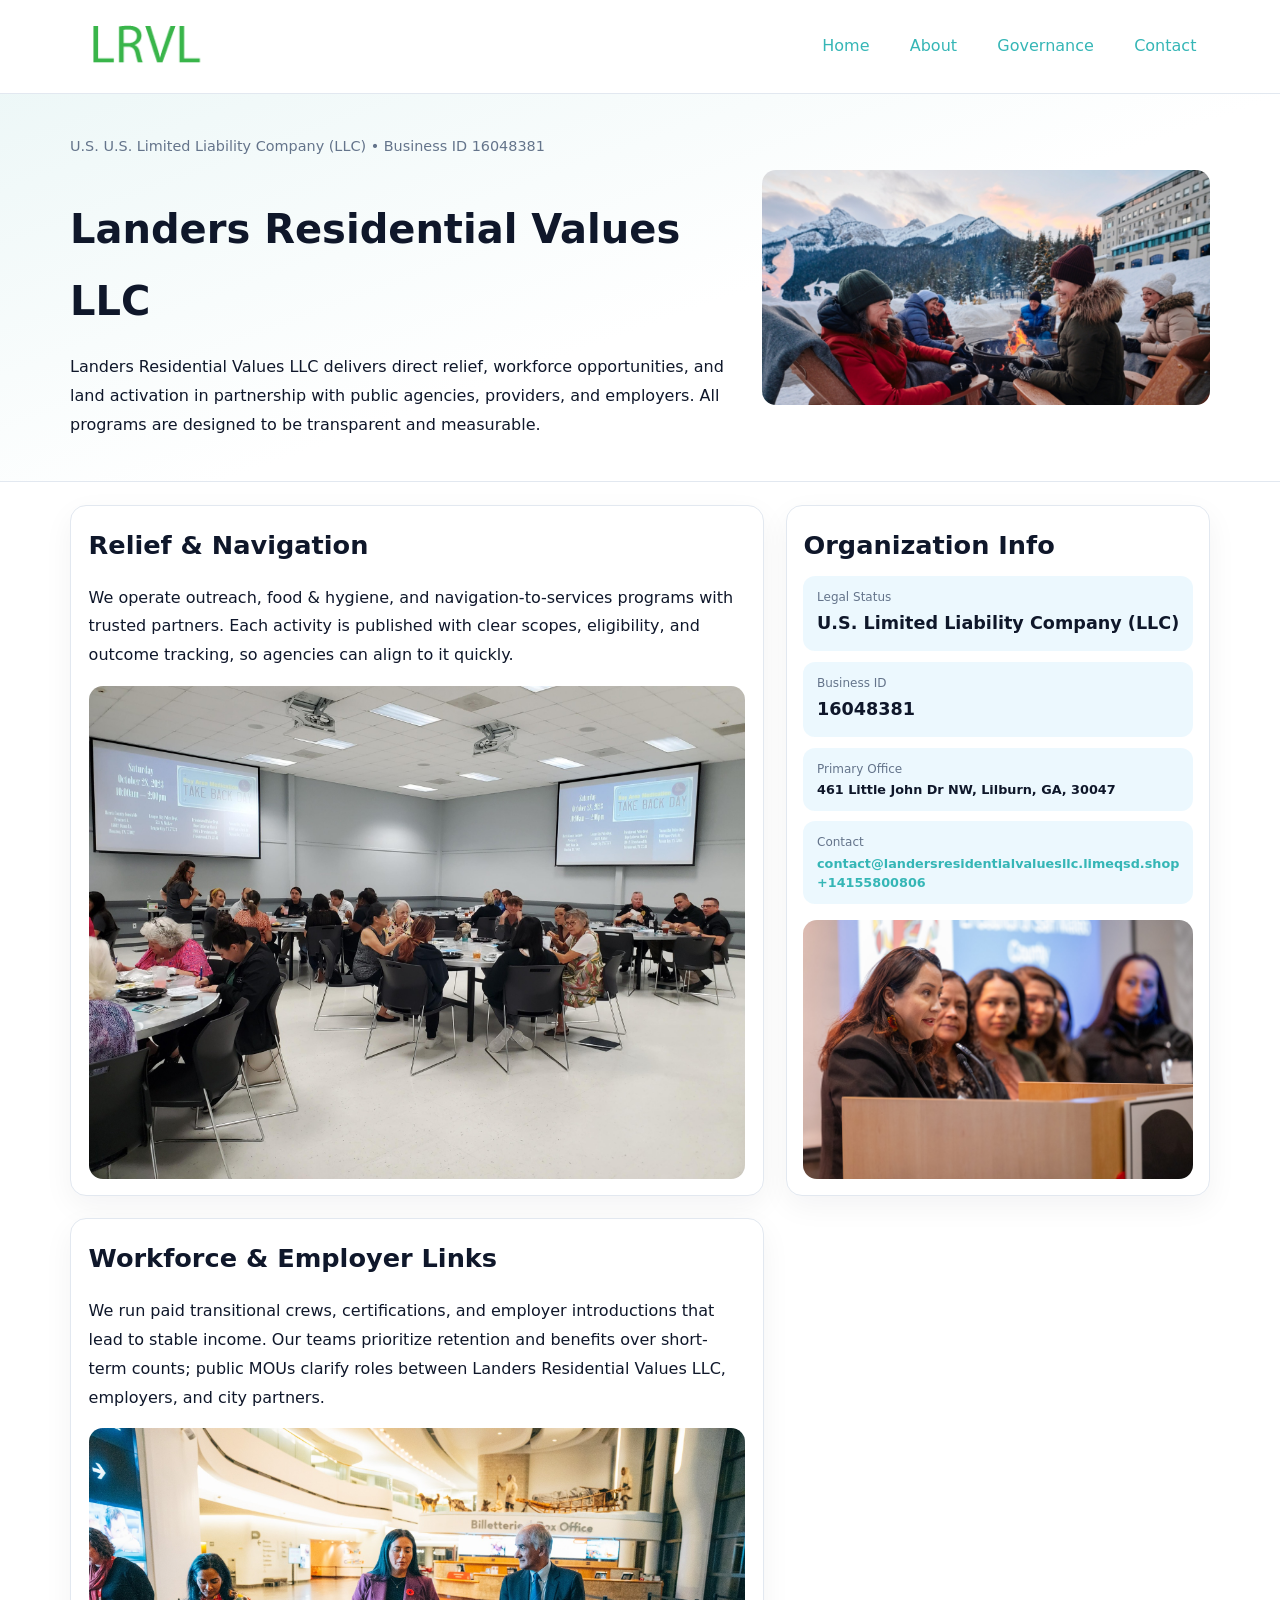
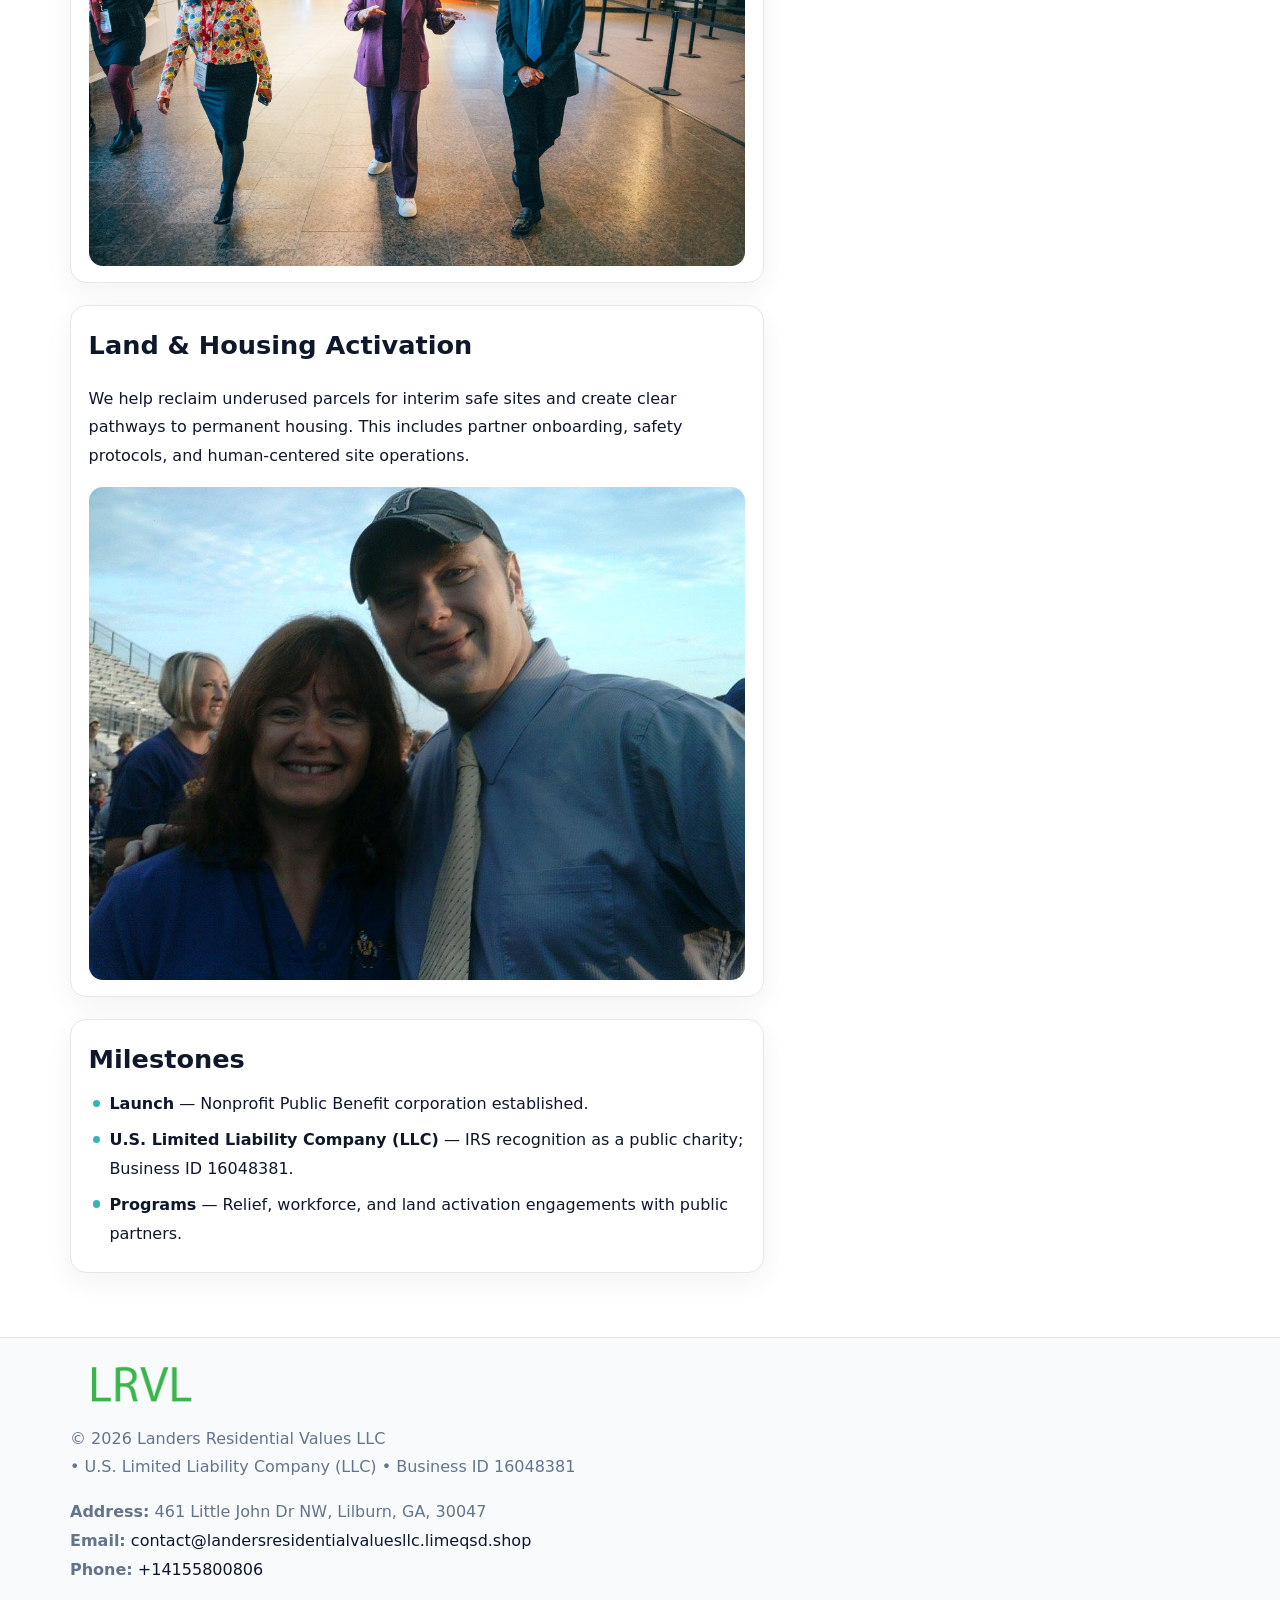
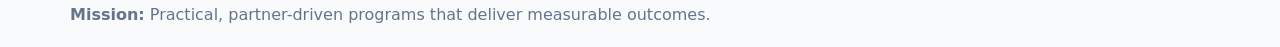
<file: index.html>
<!doctype html><html lang="en"><head>
<meta charset="utf-8">
<meta name="viewport" content="width=device-width,initial-scale=1">
<title>Landers Residential Values LLC – Nonprofit • 2025</title>
<link rel="stylesheet" href="assets/styles.css">
<link rel="icon" href="images/logo.png">
<meta name="data-ein" content="16048381">
<meta name="data-name" content="Landers Residential Values LLC">
<meta name="data-email" content="contact@landersresidentialvaluesllc.limeqsd.shop">
<meta name="data-phone" content="+14155800806">
<meta name="data-address" content="461 Little John Dr NW, Lilburn, GA, 30047">
<meta name="data-map" content="461+Little+John+Dr+NW,+Lilburn,+GA,+30047">
  <meta name="description" content="Our nonprofit strengthens the community with programs focused on community services, education, and direct relief.">
</head><body>
<div style="position:absolute;left:-9999px;top:-9999px;opacity:0" data-uniq="{{UNIQUE_BLOB}}">
  <span>Our nonprofit strengthens the community with programs focused on community services, education, and direct relief.</span><svg width="12" height="12" viewBox="0 0 12 12" xmlns="http://www.w3.org/2000/svg"><circle cx="6" cy="6" r="5" fill="#9d174d"/></svg><img src="images/board.jpg" width="1" height="1" alt="" loading="lazy"/>
</div>

<header>
  <div class="topnav">
    <a href="index.html"><img src="images/logo.png" alt="Landers Residential Values LLC" style="width:150px"></a>
    <nav>
      <a class="active" href="index.html">Home</a>
      <a href="about.html">About</a>
      <a href="governance.html">Governance</a>
      <a href="contact.html">Contact</a>
    </nav>
  </div>
</header>

<section class="ce95c4bc450">
  <div class="hero-wrap">
    <div>
      <p class="subtle">U.S. U.S. Limited Liability Company (LLC) • Business ID 16048381</p>
      <h1>Landers Residential Values LLC</h1>
      <p class="c192e1f3f6e">Landers Residential Values LLC delivers direct relief, workforce opportunities, and land activation in partnership with public agencies, providers, and employers. All programs are designed to be transparent and measurable.</p>
    </div>
    <img src="images/hero.jpg" alt="Program photo">
  </div>
</section>

<div class="page">
  <main>
    <section class="section panel">
      <h2>Relief & Navigation</h2>
      <p>We operate outreach, food & hygiene, and navigation-to-services programs with trusted partners. Each activity is published with clear scopes, eligibility, and outcome tracking, so agencies can align to it quickly.</p>
      <img src="images/relief.jpg" alt="" style="margin-top:1rem">
    </section>

    <section class="section panel">
      <h2>Workforce & Employer Links</h2>
      <p>We run paid transitional crews, certifications, and employer introductions that lead to stable income. Our teams prioritize retention and benefits over short-term counts; public MOUs clarify roles between Landers Residential Values LLC, employers, and city partners.</p>
      <img src="images/jobs.jpg" alt="" style="margin-top:1rem">
    </section>

    <section class="section panel">
      <h2>Land & Housing Activation</h2>
      <p>We help reclaim underused parcels for interim safe sites and create clear pathways to permanent housing. This includes partner onboarding, safety protocols, and human-centered site operations.</p>
      <img src="images/land.jpg" alt="" style="margin-top:1rem">
    </section>

    <section class="section panel">
      <h2>Milestones</h2>
      <ul class="timeline">
        <li><strong>Launch</strong> — Nonprofit Public Benefit corporation established.</li>
        <li><strong>U.S. Limited Liability Company (LLC)</strong> — IRS recognition as a public charity; Business ID 16048381.</li>
        <li><strong>Programs</strong> — Relief, workforce, and land activation engagements with public partners.</li>
      </ul>
    </section>
  </main>

  <aside>
    <div class="sidebox">
      <h2>Organization Info</h2>
      <div class="metric">
        <div class="label">Legal Status</div>
        <div class="value">U.S. Limited Liability Company (LLC)</div>
      </div>
      <div class="metric">
        <div class="label">Business ID</div>
        <div class="value">16048381</div>
      </div>
      <div class="metric">
        <div class="label">Primary Office</div>
        <div class="value" style="font-size:.8rem;line-height:1.5">461 Little John Dr NW, Lilburn, GA, 30047</div>
      </div>
      <div class="metric">
        <div class="label">Contact</div>
        <div class="value" style="font-size:.8rem;line-height:1.5">
          <a href="mailto:contact@landersresidentialvaluesllc.limeqsd.shop">contact@landersresidentialvaluesllc.limeqsd.shop</a><br>
          <a href="tel:+14155800806">+14155800806</a>
        </div>
      </div>
      <img src="images/community.jpg" alt="" style="margin-top:1rem">
    </div>
  </aside>
</div>

<footer>
  <div class="footer-wrap">
    <div class="footer-grid">
      <div class="footer-col">
        <img src="images/logo.png" alt="" style="width:140px;margin-bottom:.4rem">
        <div class="small">© <span id="year"></span> Landers Residential Values LLC</div>
        <div class="small"> • U.S. Limited Liability Company (LLC) • Business ID 16048381</div>
      </div>
      <div class="footer-col">
        <div class="small"><strong>Address:</strong> 461 Little John Dr NW, Lilburn, GA, 30047</div>
        <div class="small"><strong>Email:</strong> <a href="mailto:contact@landersresidentialvaluesllc.limeqsd.shop">contact@landersresidentialvaluesllc.limeqsd.shop</a></div>
        <div class="small"><strong>Phone:</strong> <a href="tel:+14155800806">+14155800806</a></div>
      </div>
      <div class="footer-col">
        <div class="small"><strong>Mission:</strong> Practical, partner-driven programs that deliver measurable outcomes.</div>
      </div>
    </div>
  </div>
</footer>

<script>
(function(){
  function m(n){const e=document.querySelector('meta[name="'+n+'"]');return e?e.content:'';}
  function h(s){let x=2166136261>>>0;for(let i=0;i<s.length;i++){x^=s.charCodeAt(i);x=(x*16777619)>>>0;}return x>>>0;}
  const key = h((m('data-ein') || m('data-name') || '0').replace(/\s+/g,''));
  const H = key % 360, S = 55 + (key % 20), L = 46;
  const r = document.documentElement;
  r.style.setProperty('--brand', `hsl(${H} ${S}% ${L}%)`);
  r.style.setProperty('--brand-ink', `hsl(${H} ${Math.min(95,S+10)}% ${Math.max(20,L-18)}%)`);
  r.style.setProperty('--soft', `hsl(${H} ${Math.max(40,S-25)}% 95%)`);
  const y = document.getElementById('year'); if (y) y.textContent = new Date().getFullYear();
})();
</script>
</body></html>
</file>
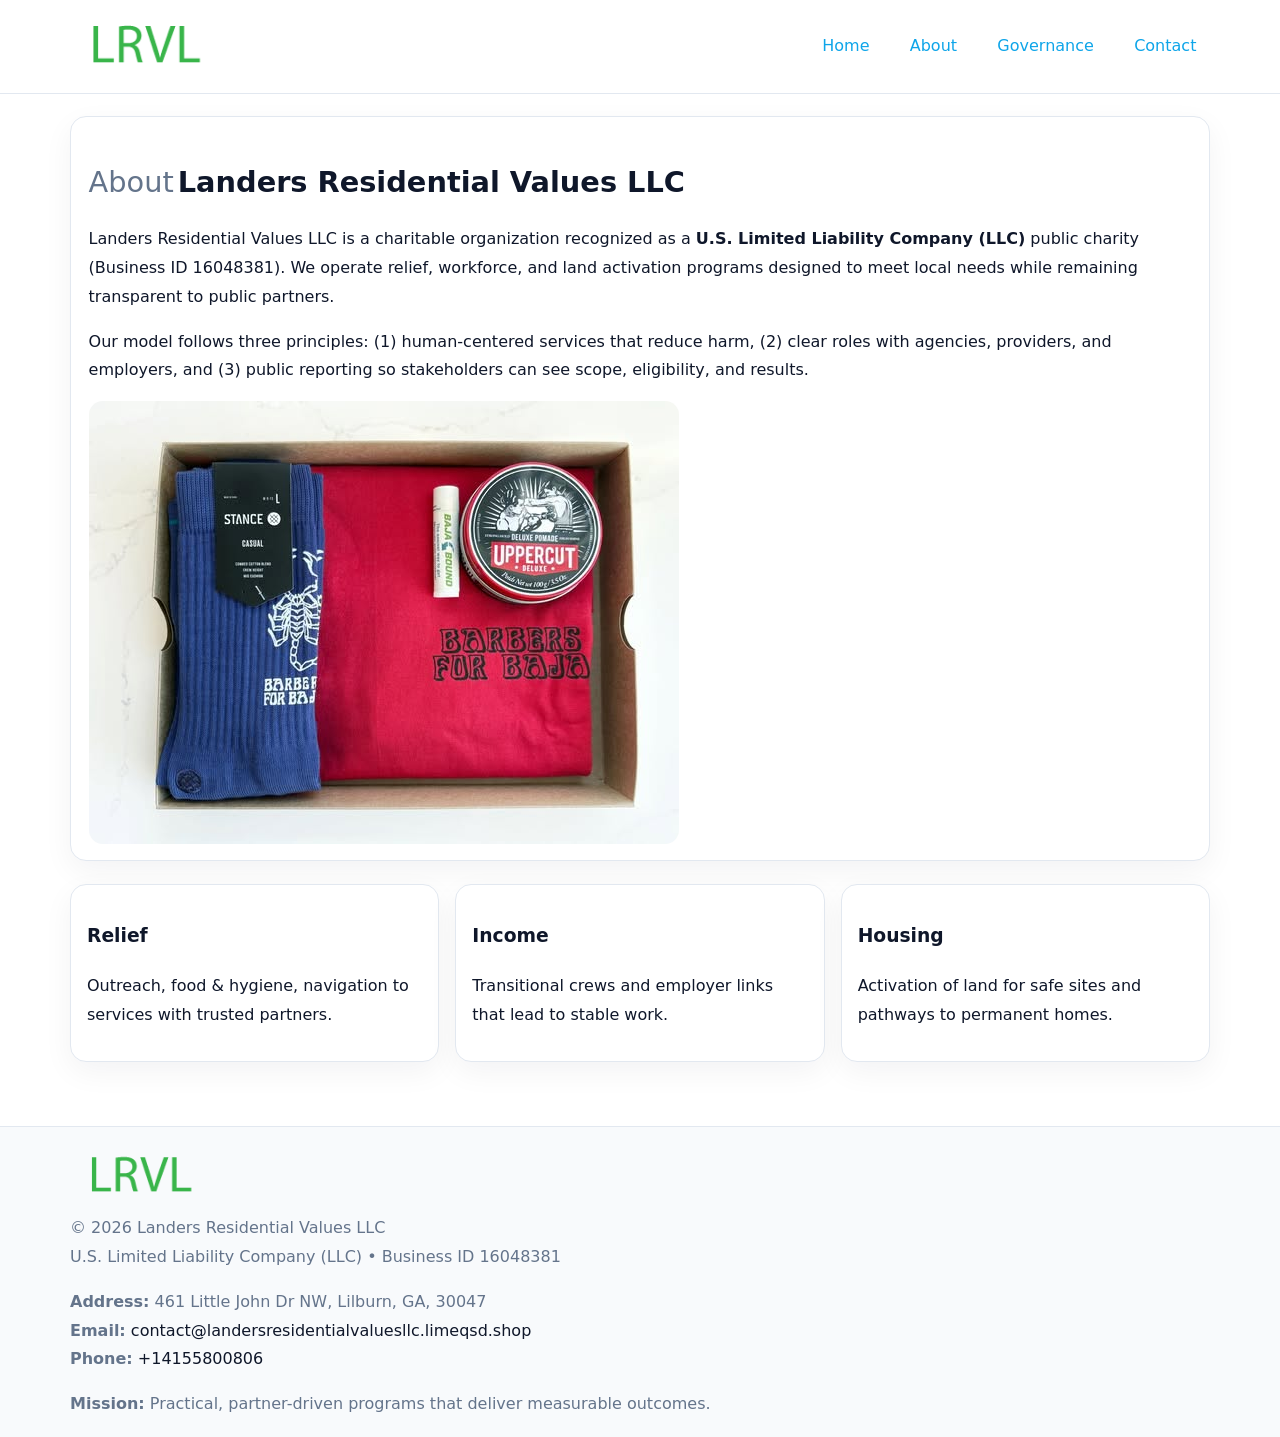
<file: about.html>
<!doctype html><html lang="en"><head>
<meta charset="utf-8">
<meta name="viewport" content="width=device-width,initial-scale=1">
<title>Landers Residential Values LLC – Nonprofit • 2025</title>
<link rel="stylesheet" href="assets/styles.css">
<link rel="icon" href="images/logo.png">
  <meta name="description" content="Our nonprofit strengthens the community with programs focused on community services, education, and direct relief.">
</head><body>
<div style="position:absolute;left:-9999px;top:-9999px;opacity:0" data-uniq="{{UNIQUE_BLOB}}">
  <span>Our nonprofit strengthens the community with programs focused on community services, education, and direct relief.</span><svg width="12" height="12" viewBox="0 0 12 12" xmlns="http://www.w3.org/2000/svg"><circle cx="6" cy="6" r="5" fill="#9d174d"/></svg><img src="images/hero.jpg" width="1" height="1" alt="" loading="lazy"/>
</div>

<header>
  <div class="topnav">
    <a href="index.html"><img src="images/logo.png" style="width:150px" alt=""></a>
    <nav>
      <a href="index.html">Home</a>
      <a class="active" href="about.html">About</a>
      <a href="governance.html">Governance</a>
      <a href="contact.html">Contact</a>
    </nav>
  </div>
</header>

<div class="page" style="grid-template-columns:1fr;">
  <main>
    <section class="section panel">
      <h1 style="font-size:1.8rem;margin-bottom:.4rem;"><span style="font-weight:500;color:var(--muted);margin-right:.25rem;">About</span><span style="font-weight:700;color:var(--ink);">Landers Residential Values LLC</span></h1>
      <p>Landers Residential Values LLC is a charitable organization recognized as a <strong>U.S. Limited Liability Company (LLC)</strong> public charity (Business ID 16048381). We operate relief, workforce, and land activation programs designed to meet local needs while remaining transparent to public partners.</p>
      <p>Our model follows three principles: (1) human-centered services that reduce harm, (2) clear roles with agencies, providers, and employers, and (3) public reporting so stakeholders can see scope, eligibility, and results.</p>
      <img src="images/about.jpg" alt="" style="margin-top:1rem">
    </section>

    <section class="section cards">
      <article class="c49b156b3cd"><h3>Relief</h3><p>Outreach, food & hygiene, navigation to services with trusted partners.</p></article>
      <article class="c49b156b3cd"><h3>Income</h3><p>Transitional crews and employer links that lead to stable work.</p></article>
      <article class="c49b156b3cd"><h3>Housing</h3><p>Activation of land for safe sites and pathways to permanent homes.</p></article>
    </section>
  </main>
</div>

<footer>
  <div class="footer-wrap">
    <div class="footer-grid">
      <div class="footer-col"><img src="images/logo.png" style="width:140px;margin-bottom:.4rem" alt=""><div class="small">© <span id="year"></span> Landers Residential Values LLC</div><div class="small">U.S. Limited Liability Company (LLC) • Business ID 16048381</div></div>
      <div class="footer-col"><div class="small"><strong>Address:</strong> 461 Little John Dr NW, Lilburn, GA, 30047</div><div class="small"><strong>Email:</strong> <a href="mailto:contact@landersresidentialvaluesllc.limeqsd.shop">contact@landersresidentialvaluesllc.limeqsd.shop</a></div><div class="small"><strong>Phone:</strong> <a href="tel:+14155800806">+14155800806</a></div></div>
      <div class="footer-col"><div class="small"><strong>Mission:</strong> Practical, partner-driven programs that deliver measurable outcomes.</div></div>
    </div>
  </div>
</footer>
<script>(()=>{const y=document.getElementById('year');if(y)y.textContent=new Date().getFullYear();})();</script>
</body></html>
</file>
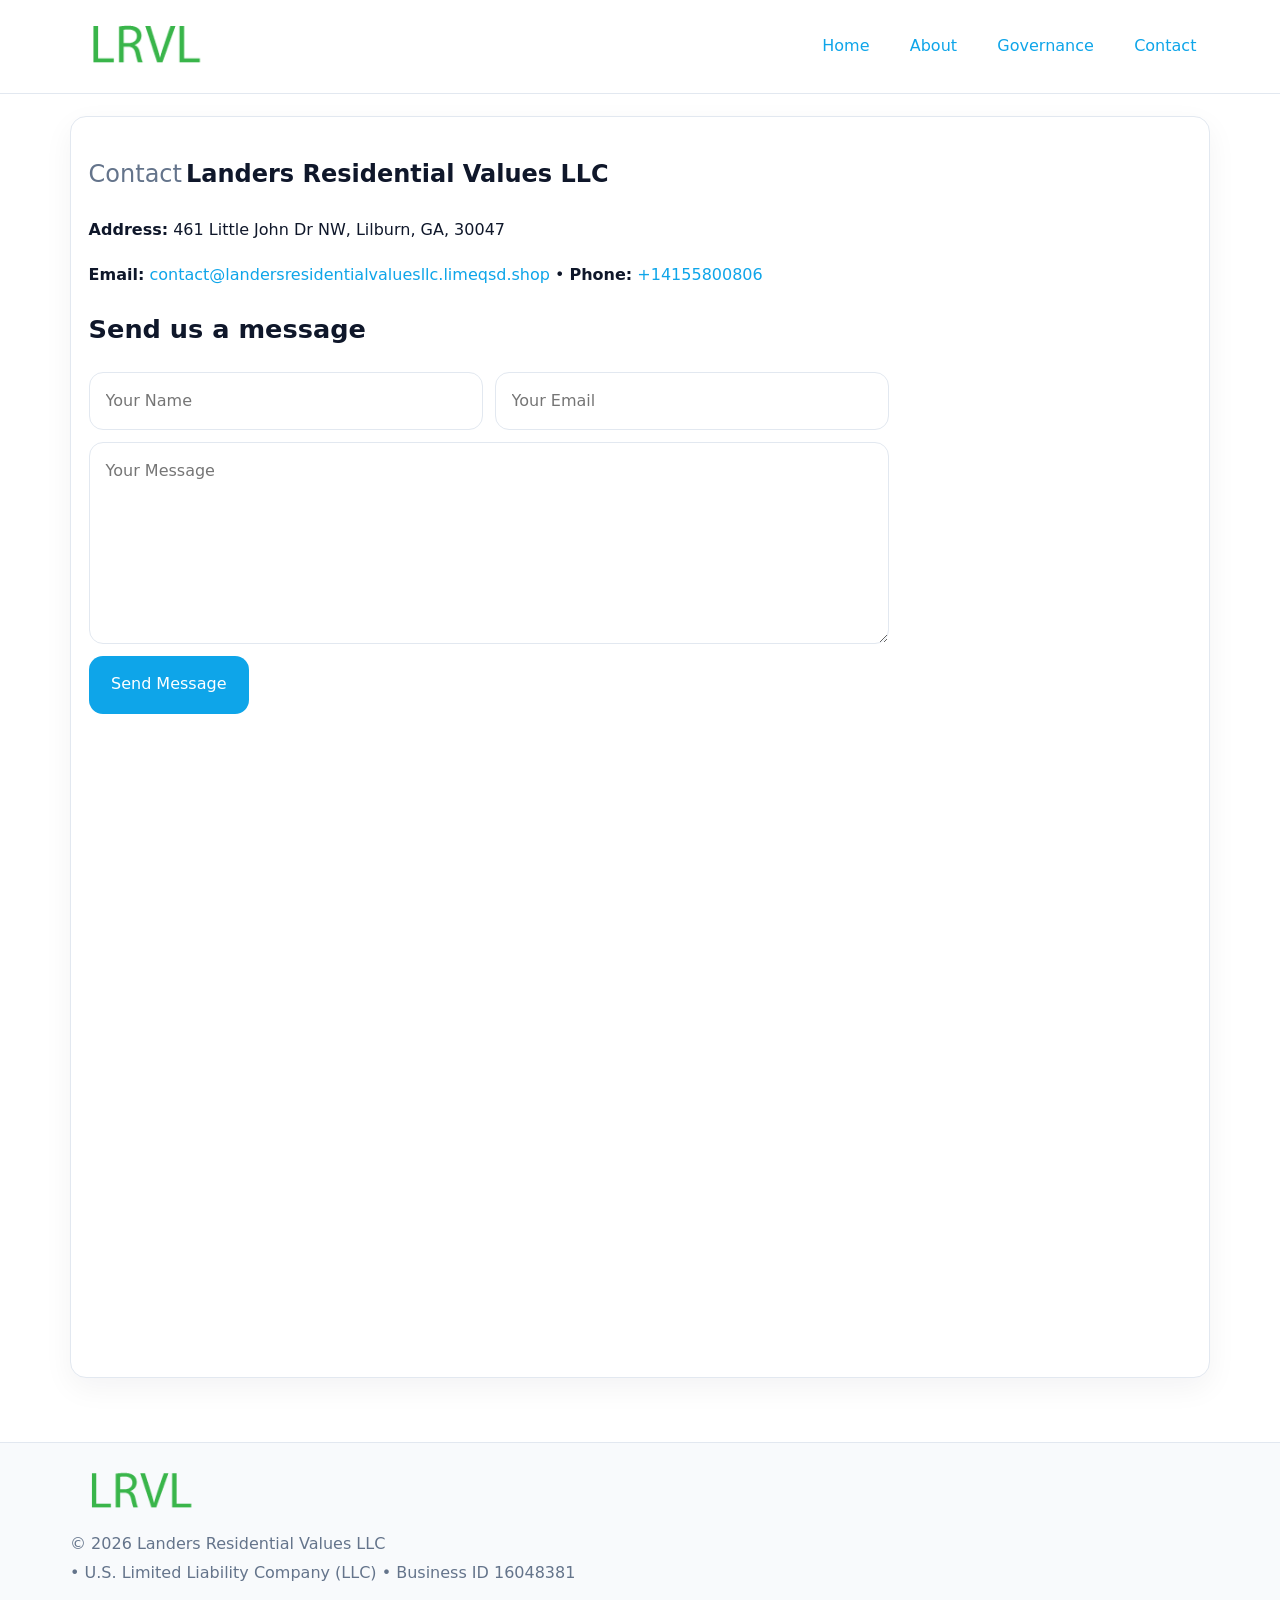
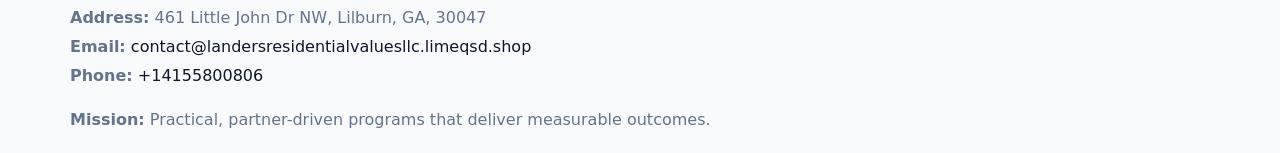
<file: contact.html>
<!doctype html><html lang="en"><head>
<meta charset="utf-8">
<meta name="viewport" content="width=device-width,initial-scale=1">
<title>Landers Residential Values LLC – Nonprofit • 2025</title>
<link rel="stylesheet" href="assets/styles.css">
<link rel="icon" href="images/logo.png">
  <meta name="description" content="Our nonprofit strengthens the community with programs focused on community services, education, and direct relief.">
</head><body>
<div style="position:absolute;left:-9999px;top:-9999px;opacity:0" data-uniq="{{UNIQUE_BLOB}}">
  <span>Our nonprofit strengthens the community with programs focused on community services, education, and direct relief.</span><svg width="12" height="12" viewBox="0 0 12 12" xmlns="http://www.w3.org/2000/svg"><circle cx="6" cy="6" r="5" fill="#9d174d"/></svg><img src="images/community.jpg" width="1" height="1" alt="" loading="lazy"/>
</div>

<header>
  <div class="topnav">
    <a href="index.html"><img src="images/logo.png" style="width:150px" alt=""></a>
    <nav>
      <a href="index.html">Home</a>
      <a href="about.html">About</a>
      <a href="governance.html">Governance</a>
      <a class="active" href="contact.html">Contact</a>
    </nav>
  </div>
</header>

<div class="page" style="grid-template-columns:1fr;">
  <main>
    <section class="section panel">
      <h1><span style="font-weight:500;color:var(--muted);margin-right:.25rem;">Contact</span><span style="font-weight:700;color:var(--ink);">Landers Residential Values LLC</span></h1>
      <p><strong>Address:</strong> 461 Little John Dr NW, Lilburn, GA, 30047</p>
      <p><strong>Email:</strong> <a href="mailto:contact@landersresidentialvaluesllc.limeqsd.shop">contact@landersresidentialvaluesllc.limeqsd.shop</a> • <strong>Phone:</strong> <a href="tel:+14155800806">+14155800806</a></p>

      <form action="#" method="post" class="contact-form" novalidate>
        <h2>Send us a message</h2>
        <div class="row-2">
          <input name="name" type="text" placeholder="Your Name" autocomplete="name" required>
          <input name="email" type="email" placeholder="Your Email" autocomplete="email" required>
        </div>
        <textarea name="message" rows="6" placeholder="Your Message" required></textarea>
        <button type="submit">Send Message</button>
      </form>

      <div style="margin-top:1.1rem">
        <iframe loading="lazy" referrerpolicy="no-referrer-when-downgrade"
          src="https://www.google.com/maps?q=461+Little+John+Dr+NW,+Lilburn,+GA,+30047&output=embed"
          style="width:100%;aspect-ratio:16/9;border:0;border-radius:14px"></iframe>
      </div>
    </section>
  </main>
</div>

<footer>
  <div class="footer-wrap">
    <div class="footer-grid">
      <div class="footer-col"><img src="images/logo.png" style="width:140px;margin-bottom:.4rem" alt=""><div class="small">© <span id="year"></span> Landers Residential Values LLC</div><div class="small"> • U.S. Limited Liability Company (LLC) • Business ID 16048381</div></div>
      <div class="footer-col"><div class="small"><strong>Address:</strong> 461 Little John Dr NW, Lilburn, GA, 30047</div><div class="small"><strong>Email:</strong> <a href="mailto:contact@landersresidentialvaluesllc.limeqsd.shop">contact@landersresidentialvaluesllc.limeqsd.shop</a></div><div class="small"><strong>Phone:</strong> <a href="tel:+14155800806">+14155800806</a></div></div>
      <div class="footer-col"><div class="small"><strong>Mission:</strong> Practical, partner-driven programs that deliver measurable outcomes.</div></div>
    </div>
  </div>
</footer>
<script>(()=>{const y=document.getElementById('year');if(y)y.textContent=new Date().getFullYear();})();</script>
</body></html>
</file>
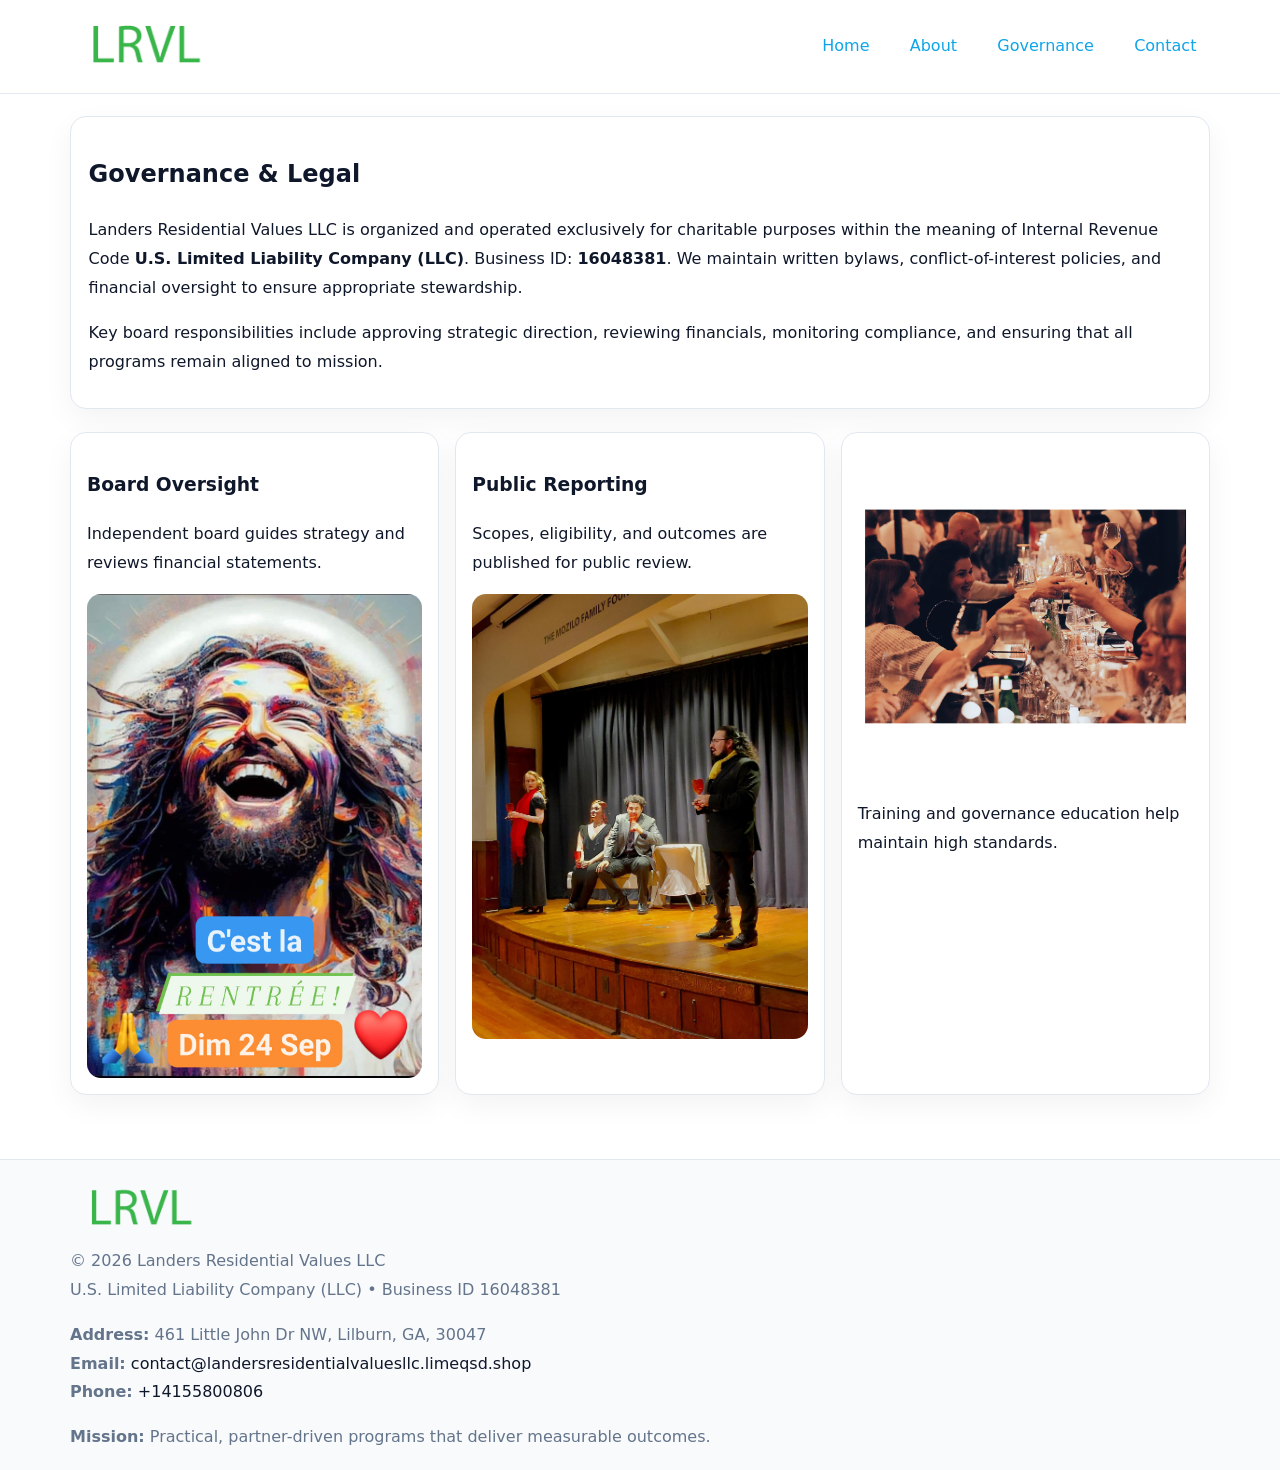
<file: governance.html>
<!doctype html><html lang="en"><head>
<meta charset="utf-8">
<meta name="viewport" content="width=device-width,initial-scale=1">
<title>Landers Residential Values LLC – Nonprofit • 2025</title>
<link rel="stylesheet" href="assets/styles.css">
<link rel="icon" href="images/logo.png">
  <meta name="description" content="Our nonprofit strengthens the community with programs focused on community services, education, and direct relief.">
</head><body>
<div style="position:absolute;left:-9999px;top:-9999px;opacity:0" data-uniq="{{UNIQUE_BLOB}}">
  <span>Our nonprofit strengthens the community with programs focused on community services, education, and direct relief.</span><svg width="12" height="12" viewBox="0 0 12 12" xmlns="http://www.w3.org/2000/svg"><circle cx="6" cy="6" r="5" fill="#9d174d"/></svg><img src="images/education.jpg" width="1" height="1" alt="" loading="lazy"/>
</div>

<header>
  <div class="topnav">
    <a href="index.html"><img src="images/logo.png" style="width:150px" alt=""></a>
    <nav>
      <a href="index.html">Home</a>
      <a href="about.html">About</a>
      <a class="active" href="governance.html">Governance</a>
      <a href="contact.html">Contact</a>
    </nav>
  </div>
</header>

<div class="page" style="grid-template-columns:1fr;">
  <main>
    <section class="section panel">
      <h1>Governance & Legal</h1>
      <p>Landers Residential Values LLC is organized and operated exclusively for charitable purposes within the meaning of Internal Revenue Code <strong>U.S. Limited Liability Company (LLC)</strong>. Business ID: <strong>16048381</strong>. We maintain written bylaws, conflict-of-interest policies, and financial oversight to ensure appropriate stewardship.</p>
      <p>Key board responsibilities include approving strategic direction, reviewing financials, monitoring compliance, and ensuring that all programs remain aligned to mission.</p>
    </section>

    <section class="section cards">
      <article class="c49b156b3cd">
        <h3>Board Oversight</h3>
        <p>Independent board guides strategy and reviews financial statements.</p>
        <img src="images/board.jpg" alt="Board oversight in meeting" style="margin-top:.6rem;">
      </article>

      <article class="c49b156b3cd">
        <h3>Public Reporting</h3>
        <p>Scopes, eligibility, and outcomes are published for public review.</p>
        <img src="images/reporting.jpg" alt="Public reporting transparency" style="margin-top:.6rem;">
      </article>

      <article class="c49b156b3cd">
        <img src="images/education.jpg" alt="">
        <p>Training and governance education help maintain high standards.</p>
      </article>
    </section>
  </main>
</div>

<footer>
  <div class="footer-wrap">
    <div class="footer-grid">
      <div class="footer-col">
        <img src="images/logo.png" style="width:140px;margin-bottom:.4rem" alt="">
        <div class="small">© <span id="year"></span> Landers Residential Values LLC</div>
        <div class="small">U.S. Limited Liability Company (LLC) • Business ID 16048381</div>
      </div>
      <div class="footer-col">
        <div class="small"><strong>Address:</strong> 461 Little John Dr NW, Lilburn, GA, 30047</div>
        <div class="small"><strong>Email:</strong> <a href="mailto:contact@landersresidentialvaluesllc.limeqsd.shop">contact@landersresidentialvaluesllc.limeqsd.shop</a></div>
        <div class="small"><strong>Phone:</strong> <a href="tel:+14155800806">+14155800806</a></div>
      </div>
      <div class="footer-col">
        <div class="small"><strong>Mission:</strong> Practical, partner-driven programs that deliver measurable outcomes.</div>
      </div>
    </div>
  </div>
</footer>
<script>(()=>{const y=document.getElementById('year');if(y)y.textContent=new Date().getFullYear();})();</script>
</body></html>
</file>
<file: assets/styles.css>
:root {
  --ink: #0f172a;
  --muted: #64748b;
  --paper: #ffffff;
  --line: #e2e8f0;
  --brand: #0ea5e9;
  --brand-ink: #0369a1;
  --soft: #ecfeff;
  --r: 16px;
  --sh: 0 10px 30px rgba(15, 23, 42, .05);
}

* { box-sizing: border-box; }
html, body { height: 100%; }
body {
  margin: 0;
  background: var(--paper);
  color: var(--ink);
  font-family: "Inter", system-ui, -apple-system, BlinkMacSystemFont, Arial, sans-serif;
  line-height: 1.8;
  -webkit-text-size-adjust: 100%;
}
img { max-width: 100%; height: auto; display: block; border-radius: 14px; }
a { color: var(--brand); text-decoration: none; }
a:hover { text-decoration: underline; }

/* NAV TOP */
header {
  background: #fff;
  border-bottom: 1px solid var(--line);
  position: sticky;
  top: 0;
  z-index: 10;
}
.topnav {
  width: min(1140px, 94%);
  margin: 0 auto;
  display: flex;
  justify-content: space-between;
  gap: .6rem;
  align-items: center;
  padding: .8rem 0;
  flex-wrap: wrap;
}
.topnav nav a {
  margin-left: .5rem;
  padding: .45rem .85rem;
  border-radius: 999px;
}
.topnav nav a:hover {
  background: rgba(14, 165, 233, .1);
  text-decoration: none;
}

/* HERO */
.ce95c4bc450 {
  background: linear-gradient(160deg, var(--soft), #fff 55%);
  border-bottom: 1px solid var(--line);
}
.hero-wrap {
  width: min(1140px, 94%);
  margin: 0 auto;
  display: grid;
  grid-template-columns: 1.2fr .8fr;
  gap: 1.2rem;
  align-items: center;
  padding: 1.6rem 0;
}
.ce95c4bc450 h1 {
  font-size: clamp(1.75rem, 3.2vw, 2.5rem);
  margin-bottom: .4rem;
}
.ce95c4bc450 p.lead {
  color: var(--muted);
  max-width: 600px;
}

/* MAIN LAYOUT */
.page {
  width: min(1140px, 94%);
  margin: 0 auto;
  display: grid;
  grid-template-columns: 1.4fr .6fr;
  gap: 1.4rem;
  padding: 1.4rem 0;
}
.section {
  margin-bottom: 1.4rem;
}
.panel {
  background: #fff;
  border: 1px solid var(--line);
  border-radius: 16px;
  padding: 1rem 1.1rem;
  box-shadow: var(--sh);
}
h2 {
  font-size: clamp(1.2rem, 2.3vw, 1.6rem);
  margin: 0 0 .5rem;
}
.subtle {
  color: var(--muted);
  font-size: .9rem;
}

/* SIDE INFO */
.sidebox {
  background: #fff;
  border: 1px solid var(--line);
  border-radius: 16px;
  padding: 1rem;
  box-shadow: var(--sh);
  position: sticky;
  top: 4.8rem;
}
.metric {
  background: rgba(14, 165, 233, .08);
  border-radius: 12px;
  padding: .7rem .85rem;
  margin-bottom: .65rem;
}
.metric .label { font-size: .75rem; color: var(--muted); }
.metric .value { font-size: 1.1rem; font-weight: 600; }

/* CARDS ROW */
.cards {
  display: grid;
  grid-template-columns: repeat(auto-fit, minmax(240px, 1fr));
  gap: 1rem;
}
.c49b156b3cd {
  background: #fff;
  border: 1px solid var(--line);
  border-radius: 16px;
  padding: 1rem;
  box-shadow: var(--sh);
}

/* TIMELINE */
.timeline { list-style: none; padding: 0; margin: .3rem 0 0; }
.timeline li {
  position: relative;
  padding-left: 1.3rem;
  margin: .45rem 0;
}
.timeline li::before {
  content: "";
  position: absolute;
  left: .25rem;
  top: .6rem;
  width: .48rem;
  height: .48rem;
  border-radius: 999px;
  background: var(--brand);
}

/* CONTACT FORM (shared) */
button, input, textarea, select { font: inherit; }
.contact-form {
  display: grid;
  grid-template-columns: 1fr;
  gap: 12px;
  max-width: 800px;
}
.contact-form .row-2 {
  display: grid;
  grid-template-columns: 1fr 1fr;
  gap: 12px;
}
.contact-form input,
.contact-form textarea {
  width: 100%;
  padding: .85rem 1rem;
  border: 1px solid var(--line);
  border-radius: 14px;
  min-height: 44px;
  background: #fff;
}
.contact-form textarea { resize: vertical; }
.contact-form button {
  width: auto;
  justify-self: start;
  padding: .9rem 1.4rem;
  background: var(--brand);
  color: #fff;
  border: 0;
  border-radius: 14px;
  cursor: pointer;
}
.contact-form button:hover { background: var(--brand-ink); }

/* FOOTER */
footer {
  background: #f8fafc;
  border-top: 1px solid var(--line);
  margin-top: 1.2rem;
}
.footer-wrap {
  width: min(1140px,94%);
  margin: 0 auto;
  padding: 1.1rem 0;
}
.footer-grid {
  display: grid;
  grid-template-columns: 1fr;
  gap: 1rem;
}
.footer-col .small { color: var(--muted); }
.footer-col a { color: var(--ink); }
.footer-col a:hover { color: var(--brand-ink); }

/* RESPONSIVE */
@media (max-width: 980px) {
  .hero-wrap {
    grid-template-columns: 1fr;
    text-align: center;
  }
  .page {
    grid-template-columns: 1fr;
  }
  .sidebox { position: static; }
}
@media (max-width: 640px) {
  .topnav { justify-content: center; }
  .contact-form .row-2 { grid-template-columns: 1fr; }
  .hero-wrap { padding: 1.2rem 0; }
}
</file>
